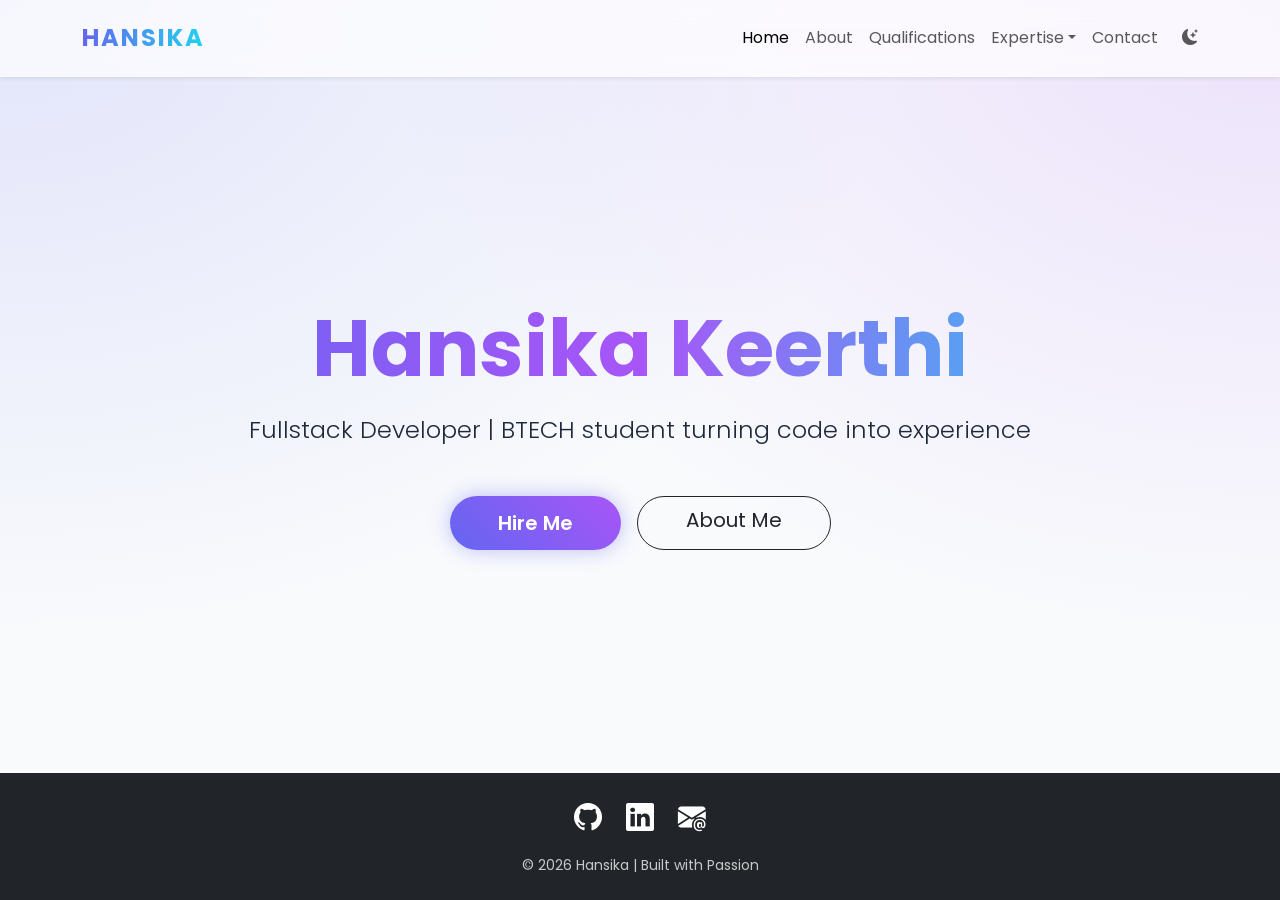
<file: index.html>
<!DOCTYPE html>
<html lang="en" data-bs-theme="light">
<head>
    <meta charset="UTF-8">
    <meta name="viewport" content="width=device-width, initial-scale=1.0">
    <title>Hansika | Home</title>
    <link href="https://cdn.jsdelivr.net/npm/bootstrap@5.3.0/dist/css/bootstrap.min.css" rel="stylesheet">
    <link href="https://fonts.googleapis.com/css2?family=Poppins:wght@300;400;600&display=swap" rel="stylesheet">
    <link rel="stylesheet" href="https://cdn.jsdelivr.net/npm/bootstrap-icons@1.11.1/font/bootstrap-icons.css">
    <link href="https://unpkg.com/aos@2.3.1/dist/aos.css" rel="stylesheet">
    <link rel="stylesheet" href="css/style.css">
</head>
<body class="d-flex flex-column min-vh-100">

    <nav class="navbar navbar-expand-lg sticky-top shadow-sm glass-nav">
        <div class="container">
            <a class="navbar-brand fw-bold text-primary" href="index.html">HANSIKA</a>
            <button class="navbar-toggler" type="button" data-bs-toggle="collapse" data-bs-target="#navbarNav">
                <span class="navbar-toggler-icon"></span>
            </button>
            <div class="collapse navbar-collapse" id="navbarNav">
                <ul class="navbar-nav ms-auto align-items-center">
                    <li class="nav-item"><a class="nav-link active" href="index.html">Home</a></li>
                    <li class="nav-item"><a class="nav-link" href="about.html">About</a></li>
                    <li class="nav-item"><a class="nav-link" href="qualifications.html">Qualifications</a></li>
                    <li class="nav-item dropdown">
                        <a class="nav-link dropdown-toggle" href="#" data-bs-toggle="dropdown">Expertise</a>
                        <ul class="dropdown-menu border-0 shadow">
                            <li><a class="dropdown-item" href="skills.html">Skills</a></li>
                            <li><a class="dropdown-item" href="certifications.html">Certifications</a></li>
                        </ul>
                    </li>
                    <li class="nav-item"><a class="nav-link" href="contact.html">Contact</a></li>
                    <li class="nav-item ms-lg-3">
                        <button class="btn btn-link nav-link px-0" id="themeToggle"><i class="bi bi-moon-stars-fill" id="themeIcon"></i></button>
                    </li>
                </ul>
            </div>
        </div>
    </nav>

    <section class="hero-section d-flex align-items-center text-center flex-grow-1">
        <div class="container" data-aos="zoom-in">
            <h1 class="display-1 fw-bold text-gradient mb-3">Hansika Keerthi</h1>
            <p class="lead mb-5 fs-4">Fullstack Developer | BTECH student turning code into experience</p>
            <div class="d-flex justify-content-center gap-3">
                <a href="contact.html" class="btn btn-primary btn-lg rounded-pill px-5">Hire Me</a>
                <a href="about.html" class="btn btn-outline-dark btn-lg rounded-pill px-5">About Me</a>
            </div>
        </div>
    </section>

    <footer class="py-4 bg-dark text-white text-center mt-auto">
        <div class="d-flex justify-content-center gap-4 fs-3 mb-3">
            <a href="https://github.com/hansikaaa-07" class="text-white hover-blue"><i class="bi bi-github"></i></a>
            <a href="https://www.linkedin.com/in/hansika-keerthi/" class="text-white hover-blue"><i class="bi bi-linkedin"></i></a>
            <!-- EMAIL ICON -->
<a href="mailto:milly.hansika@gmail.com" class="text-white hover-blue">
    <i class="bi bi-envelope-at-fill"></i>
</a>
        </div>
        <p class="small opacity-75 mb-0">&copy; 2026 Hansika | Built with Passion</p>
    </footer>

    <script src="https://cdn.jsdelivr.net/npm/bootstrap@5.3.0/dist/js/bootstrap.bundle.min.js"></script>
    <script src="https://unpkg.com/aos@2.3.1/dist/aos.js"></script>
    <script src="js/main.js"></script>
</body>
</html>
</file>
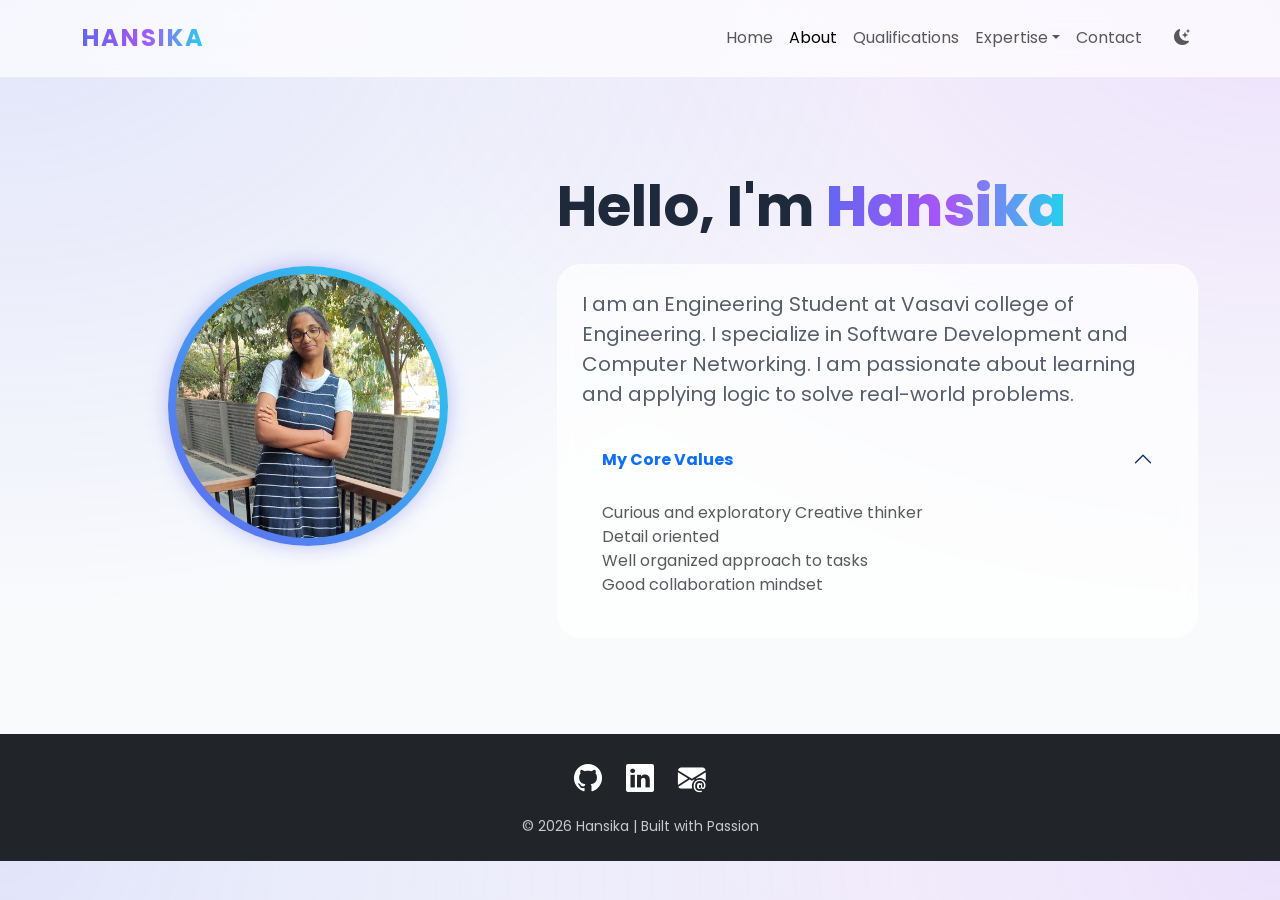
<file: about.html>
<!-- <!DOCTYPE html>
<html lang="en" data-bs-theme="light">
<head>
    <meta charset="UTF-8">
    <meta name="viewport" content="width=device-width, initial-scale=1.0">
    <title>About | Hansika</title>
    <link href="https://cdn.jsdelivr.net/npm/bootstrap@5.3.0/dist/css/bootstrap.min.css" rel="stylesheet">
    <link href="https://fonts.googleapis.com/css2?family=Poppins:wght@300;400;600&display=swap" rel="stylesheet">
    <link rel="stylesheet" href="https://cdn.jsdelivr.net/npm/bootstrap-icons@1.11.1/font/bootstrap-icons.css">
    <link href="https://unpkg.com/aos@2.3.1/dist/aos.css" rel="stylesheet">
    <link rel="stylesheet" href="css/style.css">
</head>
<body class="d-flex flex-column min-vh-100">

    <!-- Navbar (Same as index) -->
    <!-- <nav class="navbar navbar-expand-lg sticky-top shadow-sm glass-nav">
        <div class="container">
            <a class="navbar-brand fw-bold text-primary" href="index.html">HANSIKA</a>
            <div class="collapse navbar-collapse" id="navbarNav">
                <ul class="navbar-nav ms-auto align-items-center">
                    <li class="nav-item"><a class="nav-link" href="index.html">Home</a></li>
                    <li class="nav-item"><a class="nav-link active" href="about.html">About</a></li>
                    <li class="nav-item"><a class="nav-link" href="qualifications.html">Qualifications</a></li>
                    <li class="nav-item dropdown">
                        <a class="nav-link dropdown-toggle" href="#" data-bs-toggle="dropdown">Expertise</a>
                        <ul class="dropdown-menu">
                            <li><a class="dropdown-item" href="skills.html">Skills</a></li>
                            <li><a class="dropdown-item" href="certifications.html">Certifications</a></li>
                        </ul>
                    </li>
                    <li class="nav-item"><a class="nav-link" href="contact.html">Contact</a></li>
                </ul>
            </div>
        </div>
    </nav>

    <div class="container my-5 py-5">
        <div class="row align-items-center">
            <div class="col-lg-5" data-aos="fade-right">
                <img src="assets/prof.jpeg" class="img-fluid rounded-4 shadow-lg" alt="Hansika">
            </div>
            <div class="col-lg-7 mt-4 mt-lg-0" data-aos="fade-left">
                <h2 class="display-4 fw-bold mb-4">Hello, I'm <span class="text-primary">Hansika</span></h2>
                <p class="fs-5 opacity-75">I am currently pursuing my B.Tech at Vasavi College of Engineering. My primary focus is on Coding and web development. I enjoy taking on new challenges and continuously learning about the latest technologies in software development and networking.</p>
                <div class="accordion mt-4" id="visionAcc">
                    <div class="accordion-item glass-card border-0 mb-2">
                        <h2 class="accordion-header"><button class="accordion-button rounded-3" data-bs-toggle="collapse" data-bs-target="#v1">Professional Vision</button></h2>
                        <div id="v1" class="accordion-collapse collapse show"><div class="accordion-body">To innovate in the tech space by building scalable software solutions.</div></div>
                    </div>
                </div>
            </div>
        </div>
    </div>

    Footer & Scripts
    <script src="https://cdn.jsdelivr.net/npm/bootstrap@5.3.0/dist/js/bootstrap.bundle.min.js"></script>
    <script src="https://unpkg.com/aos@2.3.1/dist/aos.js"></script>
    <script src="js/main.js"></script>
</body>
</html> 
--> 
<!DOCTYPE html>
<html lang="en" data-bs-theme="light">
<head>
    <meta charset="UTF-8">
    <meta name="viewport" content="width=device-width, initial-scale=1.0">
    <title>About | Hansika</title>
    <link href="https://cdn.jsdelivr.net/npm/bootstrap@5.3.0/dist/css/bootstrap.min.css" rel="stylesheet">
    <link rel="stylesheet" href="https://cdn.jsdelivr.net/npm/bootstrap-icons@1.11.1/font/bootstrap-icons.css">
    <link href="https://unpkg.com/aos@2.3.1/dist/aos.css" rel="stylesheet">
    <link rel="stylesheet" href="css/style.css">
</head>
<body>

    <nav class="navbar navbar-expand-lg sticky-top glass-nav">
        <div class="container">
            <a class="navbar-brand fw-bold text-gradient" href="index.html">HANSIKA</a>
            <button class="navbar-toggler" type="button" data-bs-toggle="collapse" data-bs-target="#navbarNav"><span class="navbar-toggler-icon"></span></button>
            <div class="collapse navbar-collapse" id="navbarNav">
                <ul class="navbar-nav ms-auto align-items-center">
                    <li class="nav-item"><a class="nav-link" href="index.html">Home</a></li>
                    <li class="nav-item"><a class="nav-link active" href="about.html">About</a></li>
                    <li class="nav-item"><a class="nav-link" href="qualifications.html">Qualifications</a></li>
                    <li class="nav-item dropdown">
                        <a class="nav-link dropdown-toggle" href="#" data-bs-toggle="dropdown">Expertise</a>
                        <ul class="dropdown-menu">
                            <li><a class="dropdown-item" href="skills.html">Skills</a></li>
                            <li><a class="dropdown-item" href="certifications.html">Certifications</a></li>
                        </ul>
                    </li>
                    <li class="nav-item"><a class="nav-link" href="contact.html">Contact</a></li>
                    <!-- THE TOGGLE BUTTON - MUST BE IN EVERY FILE -->
<li class="nav-item ms-lg-3">
    <button class="btn btn-link nav-link shadow-none" id="themeToggle" type="button">
        <i class="bi bi-moon-stars-fill" id="themeIcon"></i>
    </button>
</li>
                </ul>
            </div>
        </div>
    </nav>

    <div class="container my-5 py-5">
        <div class="row align-items-center">
            <div class="col-lg-5 text-center mb-5 mb-lg-0" data-aos="fade-right">
                <!-- CIRCULAR IMAGE -->
                <img src="assets/prof.jpeg" class="profile-img-circle" alt="Hansika">
            </div>
            <div class="col-lg-7" data-aos="fade-left">
                <h2 class="display-4 fw-bold mb-4">Hello, I'm <span class="text-gradient">Hansika</span></h2>
                <div class="glass-card p-4">
                    <p class="fs-5 opacity-75">I am an Engineering Student at Vasavi college of Engineering. I specialize in Software Development and Computer Networking. I am passionate about learning and applying logic to solve real-world problems.</p>
                    <div class="accordion mt-4 border-0 shadow-none" id="accAbout">
                        <div class="accordion-item bg-transparent border-0">
                            <h2 class="accordion-header"><button class="accordion-button rounded-3 text-primary bg-transparent fw-bold shadow-none" data-bs-toggle="collapse" data-bs-target="#c1">My Core Values</button></h2>
                            <div id="c1" class="accordion-collapse collapse show"><div class="accordion-body opacity-75">Curious and exploratory
Creative thinker<br>
Detail oriented<br>
Well organized approach to tasks<br>
Good collaboration mindset</div></div>
                        </div>
                    </div>
                </div>
            </div>
        </div>
    </div>

    <footer class="py-4 bg-dark text-white text-center mt-auto">
        <div class="d-flex justify-content-center gap-4 fs-3 mb-3">
            <a href="https://github.com/hansikaaa-07" class="text-white hover-blue"><i class="bi bi-github"></i></a>
            <a href="https://www.linkedin.com/in/hansika-keerthi/" class="text-white hover-blue"><i class="bi bi-linkedin"></i></a>
            <!-- EMAIL ICON -->
<a href="mailto:milly.hansika@gmail.com" class="text-white hover-blue">
    <i class="bi bi-envelope-at-fill"></i>
</a>
        </div>
        <p class="small opacity-75 mb-0">&copy; 2026 Hansika | Built with Passion</p>
    </footer>

    <script src="https://cdn.jsdelivr.net/npm/bootstrap@5.3.0/dist/js/bootstrap.bundle.min.js"></script>
    <script src="https://unpkg.com/aos@2.3.1/dist/aos.js"></script>
    <script src="js/main.js"></script>
</body>
</html>
</file>
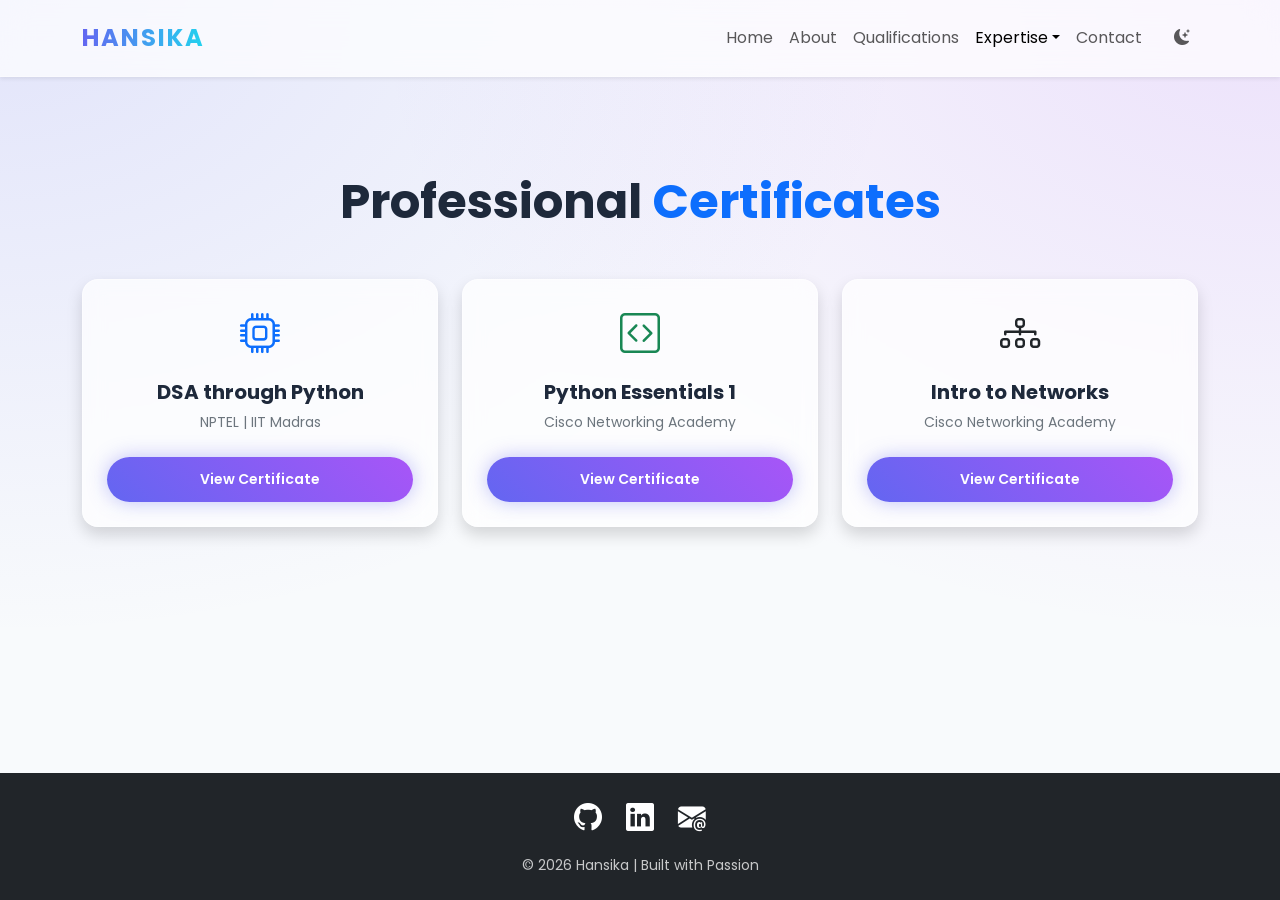
<file: certifications.html>
<!DOCTYPE html>
<html lang="en" data-bs-theme="light">
<head>
    <meta charset="UTF-8">
    <meta name="viewport" content="width=device-width, initial-scale=1.0">
    <title>Certifications | Hansika</title>
    <link href="https://cdn.jsdelivr.net/npm/bootstrap@5.3.0/dist/css/bootstrap.min.css" rel="stylesheet">
    <link href="https://fonts.googleapis.com/css2?family=Poppins:wght@300;400;600&display=swap" rel="stylesheet">
    <link rel="stylesheet" href="https://cdn.jsdelivr.net/npm/bootstrap-icons@1.11.1/font/bootstrap-icons.css">
    <link href="https://unpkg.com/aos@2.3.1/dist/aos.css" rel="stylesheet">
    <link rel="stylesheet" href="css/style.css">
</head>
<body class="d-flex flex-column min-vh-100">

    <!-- Navbar (Same as index) -->
    <nav class="navbar navbar-expand-lg sticky-top shadow-sm glass-nav">
        <div class="container">
            <a class="navbar-brand fw-bold text-primary" href="index.html">HANSIKA</a>
            <div class="collapse navbar-collapse" id="navbarNav">
                <ul class="navbar-nav ms-auto align-items-center">
                    <li class="nav-item"><a class="nav-link" href="index.html">Home</a></li>
                    <li class="nav-item"><a class="nav-link" href="about.html">About</a></li>
                    <li class="nav-item"><a class="nav-link" href="qualifications.html">Qualifications</a></li>
                    <li class="nav-item dropdown">
                        <a class="nav-link dropdown-toggle active" href="#" data-bs-toggle="dropdown">Expertise</a>
                        <ul class="dropdown-menu">
                            <li><a class="dropdown-item" href="skills.html">Skills</a></li>
                            <li><a class="dropdown-item fw-bold" href="certifications.html">Certifications</a></li>
                        </ul>
                    </li>
                    <li class="nav-item"><a class="nav-link" href="contact.html">Contact</a></li>
                    <!-- THE TOGGLE BUTTON - MUST BE IN EVERY FILE -->
<li class="nav-item ms-lg-3">
    <button class="btn btn-link nav-link shadow-none" id="themeToggle" type="button">
        <i class="bi bi-moon-stars-fill" id="themeIcon"></i>
    </button>
</li>
                </ul>
            </div>
        </div>
    </nav>

    <div class="container my-5 py-5">
        <h2 class="text-center fw-bold mb-5 display-5" data-aos="fade-down">Professional <span class="text-primary">Certificates</span></h2>
        <div class="row g-4 text-center">
            <!-- Cert 1 -->
            <div class="col-md-4" data-aos="fade-up" data-aos-delay="100">
                <div class="glass-card p-4 rounded-4 shadow h-100 d-flex flex-column">
                    <i class="bi bi-cpu fs-1 text-primary mb-3"></i>
                    <h5 class="fw-bold">DSA through Python</h5>
                    <p class="text-secondary small mb-4">NPTEL | IIT Madras</p>
                    <button class="btn btn-primary btn-sm rounded-pill mt-auto w-100" data-bs-toggle="modal" data-bs-target="#c1">View Certificate</button>
                </div>
            </div>
            <!-- Cert 2 -->
            <div class="col-md-4" data-aos="fade-up" data-aos-delay="200">
                <div class="glass-card p-4 rounded-4 shadow h-100 d-flex flex-column">
                    <i class="bi bi-code-square fs-1 text-success mb-3"></i>
                    <h5 class="fw-bold">Python Essentials 1</h5>
                    <p class="text-secondary small mb-4">Cisco Networking Academy</p>
                    <button class="btn btn-primary btn-sm rounded-pill mt-auto w-100" data-bs-toggle="modal" data-bs-target="#c2">View Certificate</button>
                </div>
            </div>
            <!-- Cert 3 -->
            <div class="col-md-4" data-aos="fade-up" data-aos-delay="300">
                <div class="glass-card p-4 rounded-4 shadow h-100 d-flex flex-column">
                    <i class="bi bi-diagram-3 fs-1 text-dark mb-3"></i>
                    <h5 class="fw-bold">Intro to Networks</h5>
                    <p class="text-secondary small mb-4">Cisco Networking Academy</p>
                    <button class="btn btn-primary btn-sm rounded-pill mt-auto w-100" data-bs-toggle="modal" data-bs-target="#c3">View Certificate</button>
                </div>
            </div>
        </div>
    </div>

    <!-- Hidden Modals (Add your images in assets/) -->
    <div class="modal fade" id="c1" tabindex="-1"><div class="modal-dialog modal-lg"><div class="modal-content border-0"><img src="assets/nptel.jpeg" class="img-fluid rounded" onerror="this.src='https://via.placeholder.com/800x600?text=NPTEL+Certificate+Image'"></div></div></div>
    <div class="modal fade" id="c2" tabindex="-1"><div class="modal-dialog modal-lg"><div class="modal-content border-0"><img src="assets/python.jpeg" class="img-fluid rounded" onerror="this.src='https://via.placeholder.com/800x600?text=Cisco+Python+Certificate+Image'"></div></div></div>
    <div class="modal fade" id="c3" tabindex="-1"><div class="modal-dialog modal-lg"><div class="modal-content border-0"><img src="assets/ccna.jpeg" class="img-fluid rounded" onerror="this.src='https://via.placeholder.com/800x600?text=Cisco+Intro+to+Networks+Image'"></div></div></div>

    <footer class="py-4 bg-dark text-white text-center mt-auto">
        <div class="d-flex justify-content-center gap-4 fs-3 mb-3">
            <a href="https://github.com/hansikaaa-07" class="text-white hover-blue"><i class="bi bi-github"></i></a>
            <a href="https://www.linkedin.com/in/hansika-keerthi/" class="text-white hover-blue"><i class="bi bi-linkedin"></i></a>
            <!-- EMAIL ICON -->
<a href="mailto:milly.hansika@gmail.com" class="text-white hover-blue">
    <i class="bi bi-envelope-at-fill"></i>
</a>
        </div>
        <p class="small opacity-75 mb-0">&copy; 2026 Hansika | Built with Passion</p>
    </footer>

    <script src="https://cdn.jsdelivr.net/npm/bootstrap@5.3.0/dist/js/bootstrap.bundle.min.js"></script>
    <script src="https://unpkg.com/aos@2.3.1/dist/aos.js"></script>
    <script src="js/main.js"></script>
</body>
</html>
</file>
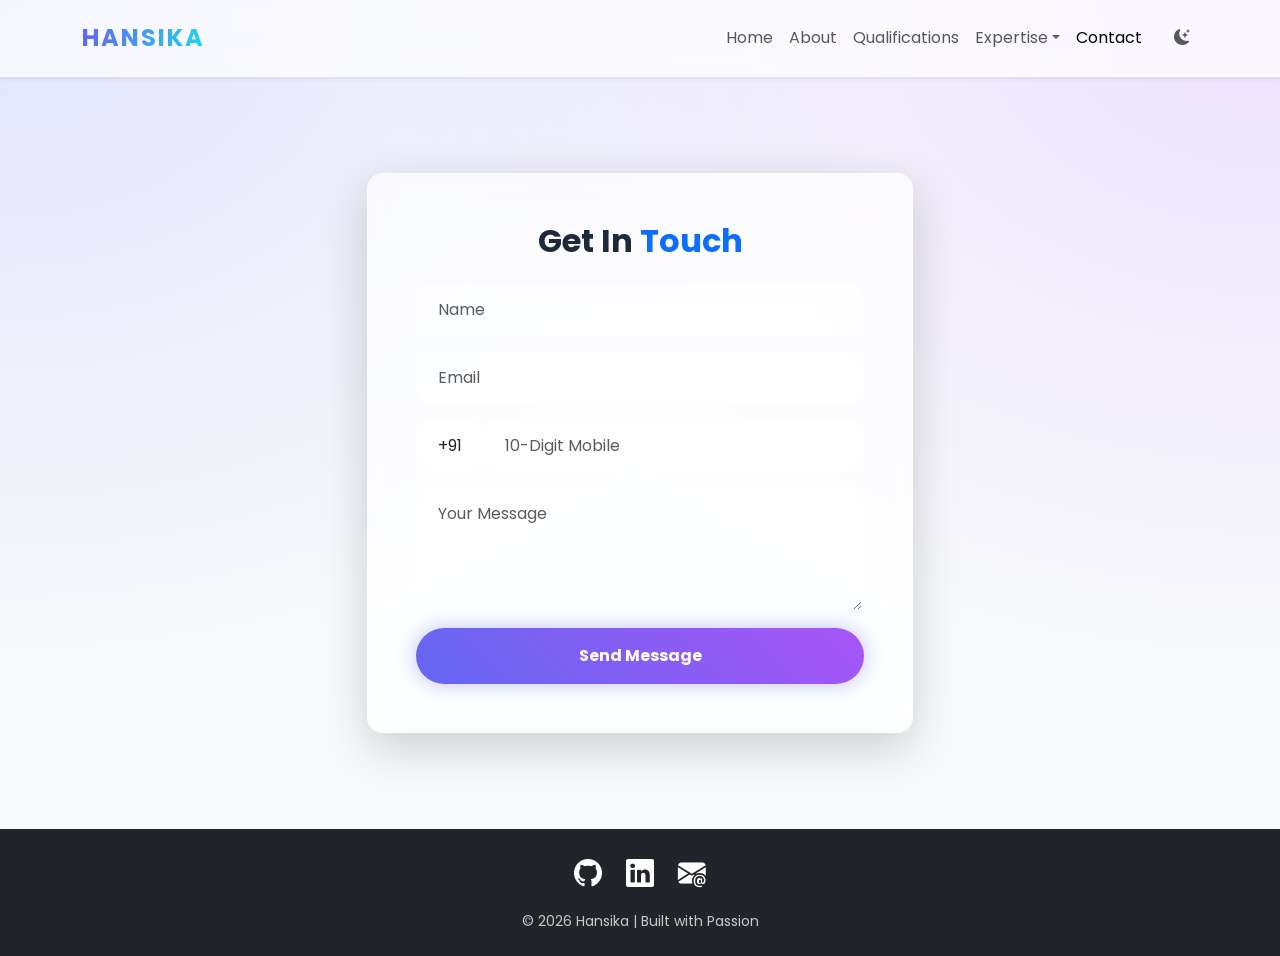
<file: contact.html>
<!DOCTYPE html>
<html lang="en" data-bs-theme="light">
<head>
    <meta charset="UTF-8">
    <meta name="viewport" content="width=device-width, initial-scale=1.0">
    <title>Contact | Hansika</title>
    <link href="https://cdn.jsdelivr.net/npm/bootstrap@5.3.0/dist/css/bootstrap.min.css" rel="stylesheet">
    <link href="https://fonts.googleapis.com/css2?family=Poppins:wght@300;400;600&display=swap" rel="stylesheet">
    <link rel="stylesheet" href="https://cdn.jsdelivr.net/npm/bootstrap-icons@1.11.1/font/bootstrap-icons.css">
    <link href="https://unpkg.com/aos@2.3.1/dist/aos.css" rel="stylesheet">
    <link rel="stylesheet" href="css/style.css">
</head>
<body class="d-flex flex-column min-vh-100">

    <nav class="navbar navbar-expand-lg sticky-top shadow-sm glass-nav">
        <div class="container">
            <a class="navbar-brand fw-bold text-primary" href="index.html">HANSIKA</a>
            <div class="collapse navbar-collapse" id="navbarNav">
                <ul class="navbar-nav ms-auto align-items-center">
                    <li class="nav-item"><a class="nav-link" href="index.html">Home</a></li>
                    <li class="nav-item"><a class="nav-link" href="about.html">About</a></li>
                    <li class="nav-item"><a class="nav-link" href="qualifications.html">Qualifications</a></li>
                    <li class="nav-item dropdown">
                        <a class="nav-link dropdown-toggle" href="#" data-bs-toggle="dropdown">Expertise</a>
                        <ul class="dropdown-menu">
                            <li><a class="dropdown-item" href="skills.html">Skills</a></li>
                            <li><a class="dropdown-item" href="certifications.html">Certifications</a></li>
                        </ul>
                    </li>
                    <li class="nav-item"><a class="nav-link active" href="contact.html">Contact</a></li>
                    <!-- THE TOGGLE BUTTON - MUST BE IN EVERY FILE -->
<li class="nav-item ms-lg-3">
    <button class="btn btn-link nav-link shadow-none" id="themeToggle" type="button">
        <i class="bi bi-moon-stars-fill" id="themeIcon"></i>
    </button>
</li>
                </ul>
            </div>
        </div>
    </nav>

    <div class="container my-5 py-5">
        <div class="row justify-content-center">
            <div class="col-md-6" data-aos="flip-right">
                <div class="glass-card p-5 rounded-4 shadow-lg">
                    <h2 class="text-center fw-bold mb-4">Get In <span class="text-primary">Touch</span></h2>
                    <!-- FORMSPREE: Put your ID here -->
                    <form id="contactForm" action="https://formspree.io/f/mpqokdyo" method="POST">
                        <div class="mb-3"><input type="text" name="name" class="form-control glass-input" placeholder="Name" required></div>
                        <div class="mb-3"><input type="email" name="email" class="form-control glass-input" placeholder="Email" required></div>
                        <div class="mb-3">
                            <div class="input-group">
                                <span class="input-group-text glass-input border-end-0">+91</span>
                                <input type="text" id="phone" name="phone" class="form-control glass-input border-start-0" placeholder="10-Digit Mobile" required>
                            </div>
                            <small id="phoneErr" class="text-danger"></small>
                        </div>
                        <div class="mb-3"><textarea name="message" class="form-control glass-input" rows="4" placeholder="Your Message" required></textarea></div>
                        <button type="submit" class="btn btn-primary w-100 py-3 rounded-pill fw-bold">Send Message</button>
                    </form>
                </div>
            </div>
        </div>
    </div>

    <footer class="py-4 bg-dark text-white text-center mt-auto">
        <div class="d-flex justify-content-center gap-4 fs-3 mb-3">
            <a href="https://github.com/hansikaaa-07" class="text-white hover-blue"><i class="bi bi-github"></i></a>
            <a href="https://www.linkedin.com/in/hansika-keerthi/" class="text-white hover-blue"><i class="bi bi-linkedin"></i></a>
            <!-- EMAIL ICON -->
<a href="mailto:milly.hansika@gmail.com" class="text-white hover-blue">
    <i class="bi bi-envelope-at-fill"></i>
</a>
        </div>
        <p class="small opacity-75 mb-0">&copy; 2026 Hansika | Built with Passion</p>
    </footer>

    <script src="https://cdn.jsdelivr.net/npm/bootstrap@5.3.0/dist/js/bootstrap.bundle.min.js"></script>
    <script src="https://unpkg.com/aos@2.3.1/dist/aos.js"></script>
    <script src="js/main.js"></script>
    <script src="js/validation.js"></script>
</body>
</html>
</file>
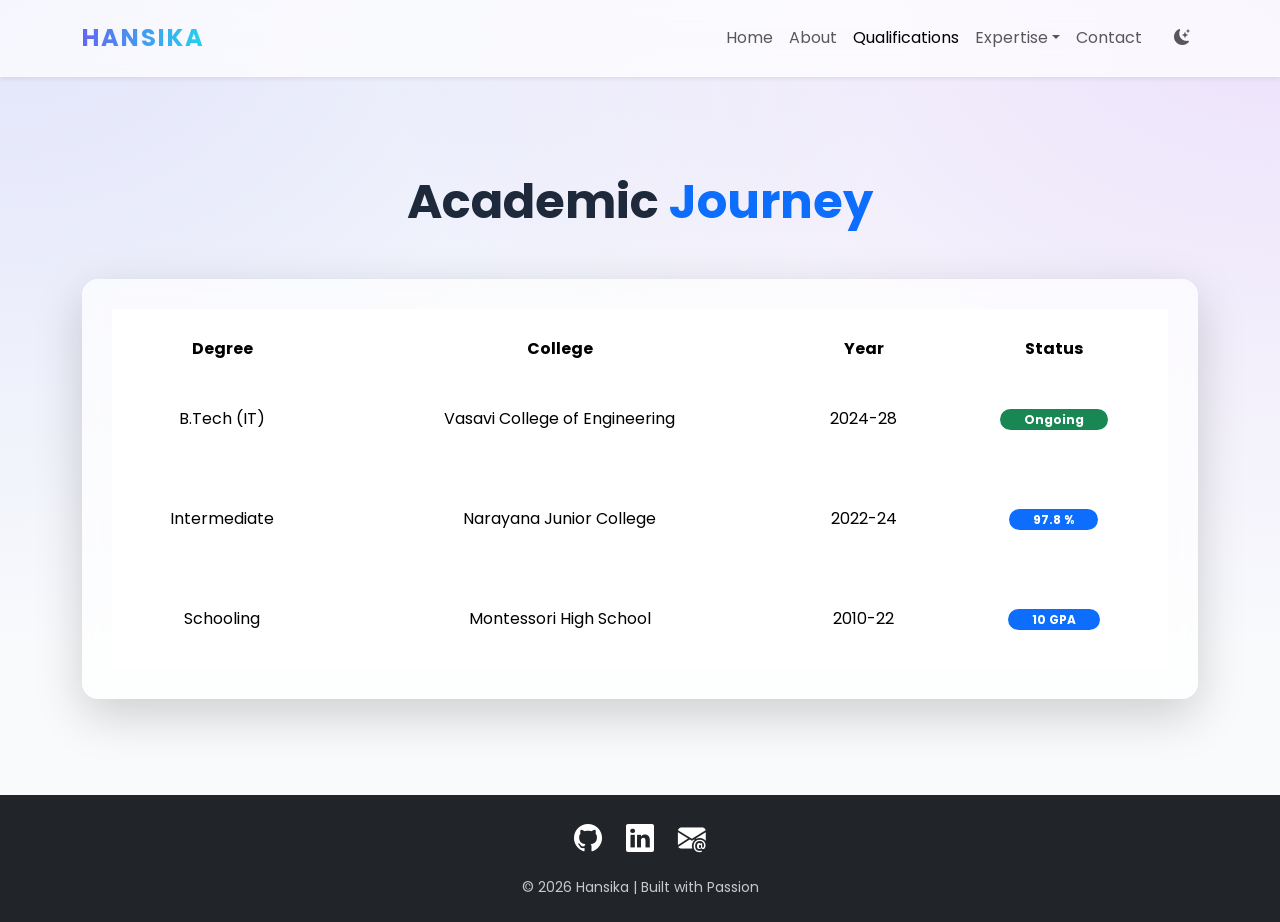
<file: qualifications.html>
<!DOCTYPE html>
<html lang="en" data-bs-theme="light">
<head>
    <meta charset="UTF-8">
    <title>Qualifications | Hansika</title>
    <link href="https://cdn.jsdelivr.net/npm/bootstrap@5.3.0/dist/css/bootstrap.min.css" rel="stylesheet">
    <link href="https://fonts.googleapis.com/css2?family=Poppins:wght@300;400;600&display=swap" rel="stylesheet">
    <link rel="stylesheet" href="css/style.css">
    <!-- ADD THIS LINE IN THE <HEAD> -->
        <link href="https://unpkg.com/aos@2.3.1/dist/aos.css" rel="stylesheet">
<link rel="stylesheet" href="https://cdn.jsdelivr.net/npm/bootstrap-icons@1.11.3/font/bootstrap-icons.min.css">
</head>
<body>
    <!-- (Include Navbar here) -->
     <nav class="navbar navbar-expand-lg sticky-top shadow-sm glass-nav">
        <div class="container">
            <a class="navbar-brand fw-bold text-primary" href="index.html">HANSIKA</a>
            <div class="collapse navbar-collapse" id="navbarNav">
                <ul class="navbar-nav ms-auto align-items-center">
                    <li class="nav-item"><a class="nav-link" href="index.html">Home</a></li>
                    <li class="nav-item"><a class="nav-link " href="about.html">About</a></li>
                    <li class="nav-item"><a class="nav-link active" href="qualifications.html">Qualifications</a></li>
                    <li class="nav-item dropdown">
                        <a class="nav-link dropdown-toggle" href="#" data-bs-toggle="dropdown">Expertise</a>
                        <ul class="dropdown-menu">
                            <li><a class="dropdown-item" href="skills.html">Skills</a></li>
                            <li><a class="dropdown-item" href="certifications.html">Certifications</a></li>
                        </ul>
                    </li>
                    <li class="nav-item"><a class="nav-link" href="contact.html">Contact</a></li>
                    <!-- THE TOGGLE BUTTON - MUST BE IN EVERY FILE -->
<li class="nav-item ms-lg-3">
    <button class="btn btn-link nav-link shadow-none" id="themeToggle" type="button">
        <i class="bi bi-moon-stars-fill" id="themeIcon"></i>
    </button>
</li>
                </ul>
            </div>
        </div>
    </nav>
    <div class="container my-5 py-5 text-center">
        <h2 class="display-5 fw-bold mb-5">Academic <span class="text-primary">Journey</span></h2>
        <div class="glass-card shadow-lg rounded-4 overflow-hidden border-0">
            <table class="table table-borderless table-hover mb-0 align-middle">
                <thead class="bg-primary text-white" style="height: 60px;">
                    <tr><th>Degree</th><th>College</th><th>Year</th><th>Status</th></tr>
                </thead>
                <tbody style="height: 300px;">
                    <tr><td>B.Tech (IT)</td><td>Vasavi College of Engineering</td><td>2024-28</td><td><span class="badge bg-success px-4 rounded-pill">Ongoing</span></td></tr>
                    <tr><td>Intermediate</td><td>Narayana Junior College</td><td>2022-24</td><td><span class="badge bg-primary px-4 rounded-pill">97.8 %</span></td></tr>
                    <tr><td>Schooling</td><td>Montessori High School</td><td>2010-22</td><td><span class="badge bg-primary px-4 rounded-pill">10 GPA</span></td></tr>
                </tbody>
            </table>
        </div>
    </div>

    <footer class="py-4 bg-dark text-white text-center mt-auto">
        <div class="d-flex justify-content-center gap-4 fs-3 mb-3">
            <a href="https://github.com/hansikaaa-07" class="text-white hover-blue"><i class="bi bi-github"></i></a>
            <a href="https://www.linkedin.com/in/hansika-keerthi/" class="text-white hover-blue"><i class="bi bi-linkedin"></i></a>
            <!-- EMAIL ICON -->
<a href="mailto:milly.hansika@gmail.com" class="text-white hover-blue">
    <i class="bi bi-envelope-at-fill"></i>
</a>
        </div>
        <p class="small opacity-75 mb-0">&copy; 2026 Hansika | Built with Passion</p>
    </footer>

    <script src="https://cdn.jsdelivr.net/npm/bootstrap@5.3.0/dist/js/bootstrap.bundle.min.js"></script>
    <script src="https://unpkg.com/aos@2.3.1/dist/aos.js"></script>
    <script src="js/main.js"></script>
</body>
</html>
</file>
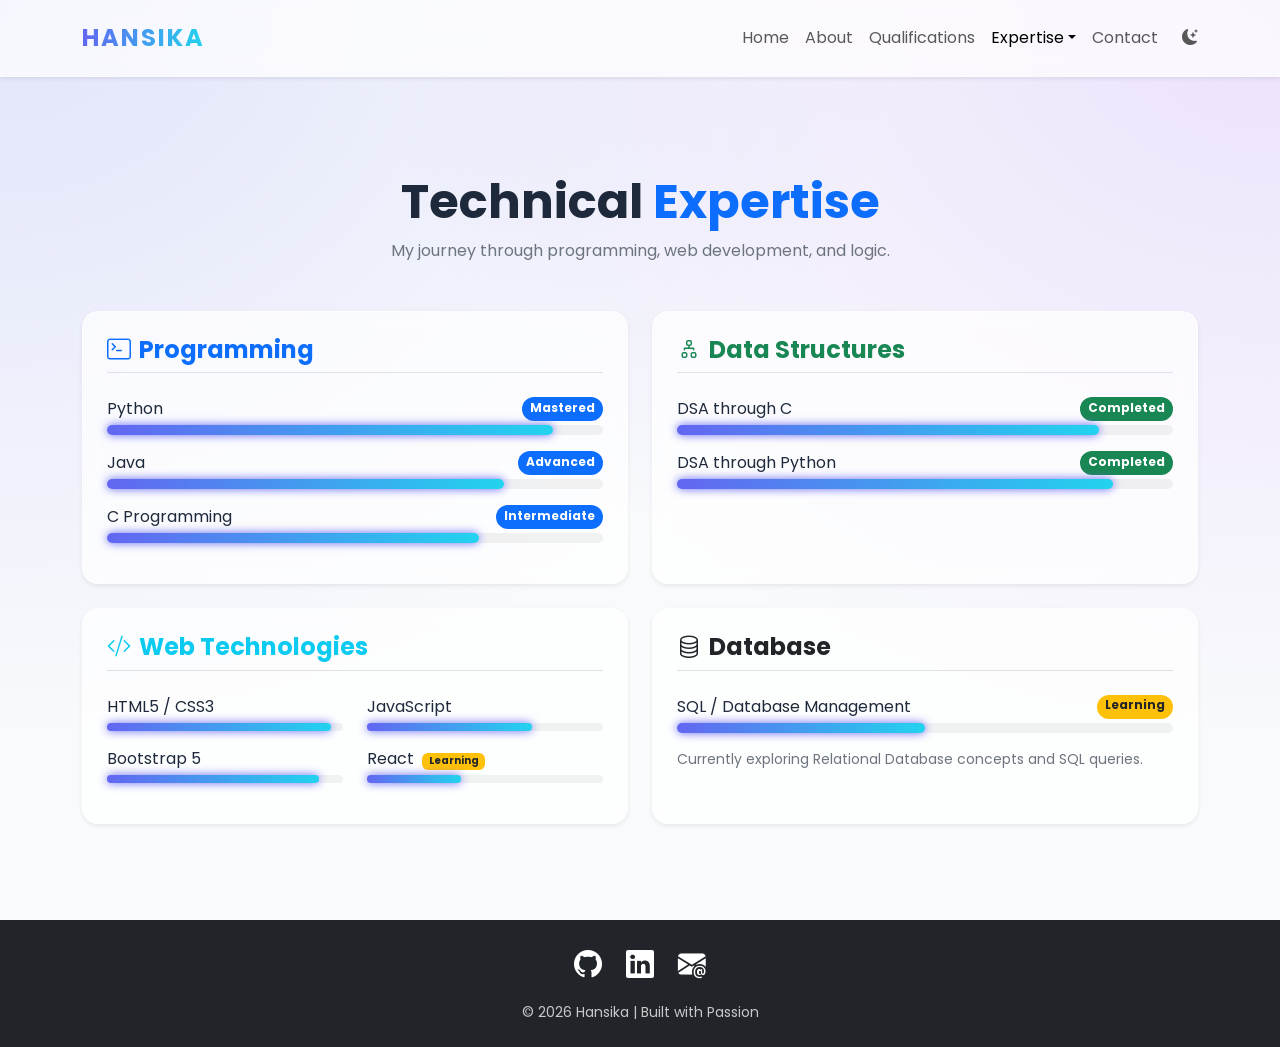
<file: skills.html>
<!DOCTYPE html>
<html lang="en" data-bs-theme="light">
<head>
    <meta charset="UTF-8">
    <meta name="viewport" content="width=device-width, initial-scale=1.0">
    <title>Skills | Hansika Portfolio</title>
    <!-- CSS Links -->
    <link href="https://cdn.jsdelivr.net/npm/bootstrap@5.3.0/dist/css/bootstrap.min.css" rel="stylesheet">
    <link href="https://fonts.googleapis.com/css2?family=Poppins:wght@300;400;600&display=swap" rel="stylesheet">
    <link rel="stylesheet" href="https://cdn.jsdelivr.net/npm/bootstrap-icons@1.11.1/font/bootstrap-icons.css">
    <link href="https://unpkg.com/aos@2.3.1/dist/aos.css" rel="stylesheet">
    <link rel="stylesheet" href="css/style.css">
</head>
<body class="d-flex flex-column min-vh-100">

    <!-- 1. NAVIGATION -->
    <nav class="navbar navbar-expand-lg sticky-top shadow-sm glass-nav">
        <div class="container">
            <a class="navbar-brand fw-bold text-primary" href="index.html">HANSIKA</a>
            <button class="navbar-toggler" type="button" data-bs-toggle="collapse" data-bs-target="#navbarNav">
                <span class="navbar-toggler-icon"></span>
            </button>
            <div class="collapse navbar-collapse" id="navbarNav">
                <ul class="navbar-nav ms-auto align-items-center">
                    <li class="nav-item"><a class="nav-link" href="index.html">Home</a></li>
                    <li class="nav-item"><a class="nav-link" href="about.html">About</a></li>
                    <li class="nav-item"><a class="nav-link" href="qualifications.html">Qualifications</a></li>
                    <li class="nav-item dropdown">
                        <a class="nav-link dropdown-toggle active" href="#" data-bs-toggle="dropdown">Expertise</a>
                        <ul class="dropdown-menu border-0 shadow">
                            <li><a class="dropdown-item fw-bold text-primary" href="skills.html">Skills</a></li>
                            <li><a class="dropdown-item" href="certifications.html">Certifications</a></li>
                        </ul>
                    </li>
                    <li class="nav-item"><a class="nav-link" href="contact.html">Contact</a></li>
                    <li class="nav-item ms-lg-3">
                        <button class="btn btn-link nav-link px-0" id="themeToggle"><i class="bi bi-moon-stars-fill" id="themeIcon"></i></button>
                    </li>
                </ul>
            </div>
        </div>
    </nav>

    <!-- 2. SKILLS CONTENT -->
    <div class="container my-5 py-5">
        <div class="text-center mb-5" data-aos="fade-down">
            <h2 class="display-5 fw-bold">Technical <span class="text-primary">Expertise</span></h2>
            <p class="text-secondary">My journey through programming, web development, and logic.</p>
        </div>

        <div class="row g-4">
            
            <!-- Programming Languages -->
            <div class="col-md-6" data-aos="fade-right">
                <div class="glass-card p-4 rounded-4 shadow-sm h-100">
                    <h4 class="mb-4 fw-bold text-primary border-bottom pb-2"><i class="bi bi-terminal me-2"></i>Programming</h4>
                    
                    <div class="mb-3">
                        <div class="d-flex justify-content-between mb-1"><span>Python</span><span class="badge bg-primary rounded-pill">Mastered</span></div>
                        <div class="progress"><div class="progress-bar" style="width: 90%"></div></div>
                    </div>

                    <div class="mb-3">
                        <div class="d-flex justify-content-between mb-1"><span>Java</span><span class="badge bg-primary rounded-pill">Advanced</span></div>
                        <div class="progress"><div class="progress-bar" style="width: 80%"></div></div>
                    </div>

                    <div class="mb-3">
                        <div class="d-flex justify-content-between mb-1"><span>C Programming</span><span class="badge bg-primary rounded-pill">Intermediate</span></div>
                        <div class="progress"><div class="progress-bar" style="width: 75%"></div></div>
                    </div>
                </div>
            </div>

            <!-- Data Structures (Logic) -->
            <div class="col-md-6" data-aos="fade-left">
                <div class="glass-card p-4 rounded-4 shadow-sm h-100">
                    <h4 class="mb-4 fw-bold text-success border-bottom pb-2"><i class="bi bi-diagram-2 me-2"></i>Data Structures</h4>
                    
                    <div class="mb-3">
                        <div class="d-flex justify-content-between mb-1"><span>DSA through C</span><span class="badge bg-success rounded-pill">Completed</span></div>
                        <div class="progress"><div class="progress-bar bg-success" style="width: 85%"></div></div>
                    </div>

                    <div class="mb-3">
                        <div class="d-flex justify-content-between mb-1"><span>DSA through Python</span><span class="badge bg-success rounded-pill">Completed</span></div>
                        <div class="progress"><div class="progress-bar bg-success" style="width: 88%"></div></div>
                    </div>
                </div>
            </div>

            <!-- Web Technologies -->
            <div class="col-md-6" data-aos="fade-right">
                <div class="glass-card p-4 rounded-4 shadow-sm h-100">
                    <h4 class="mb-4 fw-bold text-info border-bottom pb-2"><i class="bi bi-code-slash me-2"></i>Web Technologies</h4>
                    <div class="row">
                        <div class="col-6 mb-3">
                            <span class="d-block mb-1">HTML5 / CSS3</span>
                            <div class="progress" style="height: 8px;"><div class="progress-bar bg-info" style="width: 95%"></div></div>
                        </div>
                        <div class="col-6 mb-3">
                            <span class="d-block mb-1">JavaScript</span>
                            <div class="progress" style="height: 8px;"><div class="progress-bar bg-info" style="width: 70%"></div></div>
                        </div>
                        <div class="col-6 mb-3">
                            <span class="d-block mb-1">Bootstrap 5</span>
                            <div class="progress" style="height: 8px;"><div class="progress-bar bg-info" style="width: 90%"></div></div>
                        </div>
                        <div class="col-6 mb-3">
                            <span class="d-block mb-1">React <span class="badge bg-warning text-dark ms-1" style="font-size: 10px;">Learning</span></span>
                            <div class="progress" style="height: 8px;"><div class="progress-bar bg-warning" style="width: 40%"></div></div>
                        </div>
                    </div>
                </div>
            </div>

            <!-- Database -->
            <div class="col-md-6" data-aos="fade-left">
                <div class="glass-card p-4 rounded-4 shadow-sm h-100">
                    <h4 class="mb-4 fw-bold text-dark border-bottom pb-2"><i class="bi bi-database me-2"></i>Database</h4>
                    <div class="mb-3">
                        <div class="d-flex justify-content-between mb-1"><span>SQL / Database Management</span><span class="badge bg-warning text-dark rounded-pill">Learning</span></div>
                        <div class="progress"><div class="progress-bar bg-warning" style="width: 50%"></div></div>
                    </div>
                    <p class="text-secondary small mt-3">Currently exploring Relational Database concepts and SQL queries.</p>
                </div>
            </div>

        </div>
    </div>

    <footer class="py-4 bg-dark text-white text-center mt-auto">
        <div class="d-flex justify-content-center gap-4 fs-3 mb-3">
            <a href="https://github.com/hansikaaa-07" class="text-white hover-blue"><i class="bi bi-github"></i></a>
            <a href="https://www.linkedin.com/in/hansika-keerthi/" class="text-white hover-blue"><i class="bi bi-linkedin"></i></a>
            <!-- EMAIL ICON -->
<a href="mailto:milly.hansika@gmail.com" class="text-white hover-blue">
    <i class="bi bi-envelope-at-fill"></i>
</a>
        </div>
        <p class="small opacity-75 mb-0">&copy; 2026 Hansika | Built with Passion</p>
    </footer>

    <!-- Scripts -->
    <script src="https://cdn.jsdelivr.net/npm/bootstrap@5.3.0/dist/js/bootstrap.bundle.min.js"></script>
    <script src="https://unpkg.com/aos@2.3.1/dist/aos.js"></script>
    <script src="js/main.js"></script>
</body>
</html>
</file>
<file: css/style.css>
/* Import Modern Font */
@import url('https://fonts.googleapis.com/css2?family=Poppins:wght@300;400;600;700&display=swap');

/* 1. THEME VARIABLES (Neon & Glass) */
:root {
    --primary-neon: #6366f1; /* Indigo */
    --secondary-neon: #a855f7; /* Purple */
    --accent-cyan: #22d3ee;
    --bg-light: #f8fafc;
    --bg-dark: #0f172a;
    --glass-white: rgba(255, 255, 255, 0.7);
    --glass-dark: rgba(15, 23, 42, 0.8);
    --glow-shadow: 0 0 20px rgba(99, 102, 241, 0.4);
}

/* 2. DYNAMIC MESH BACKGROUND */
body {
    font-family: 'Poppins', sans-serif;
    background-color: var(--bg-light);
    background-image: 
        radial-gradient(at 0% 0%, rgba(99, 102, 241, 0.15) 0px, transparent 50%),
        radial-gradient(at 100% 0%, rgba(168, 85, 247, 0.15) 0px, transparent 50%);
    color: #1e293b;
    transition: all 0.4s cubic-bezier(0.4, 0, 0.2, 1);
    overflow-x: hidden;
}

/* Dark Mode Mesh Background */
[data-bs-theme="dark"] body {
    background-color: var(--bg-dark);
    background-image: 
        radial-gradient(at 0% 0%, rgba(99, 102, 241, 0.3) 0px, transparent 50%),
        radial-gradient(at 100% 0%, rgba(168, 85, 247, 0.3) 0px, transparent 50%);
    color: #f1f5f9;
}

/* 3. GLASSNAV (Blurry & Floating) */
.glass-nav {
    background: var(--glass-white) !important;
    backdrop-filter: blur(15px);
    border-bottom: 1px solid rgba(255, 255, 255, 0.3);
    padding: 15px 0;
}

[data-bs-theme="dark"] .glass-nav {
    background: var(--glass-dark) !important;
    border-bottom: 1px solid rgba(255, 255, 255, 0.05);
}

.navbar-brand {
    font-size: 1.5rem;
    letter-spacing: 2px;
    background: linear-gradient(to right, var(--primary-neon), var(--accent-cyan));
    -webkit-background-clip: text;
    -webkit-text-fill-color: transparent;
}

/* 4. GLOWING HERO SECTION */
.text-gradient {
    background: linear-gradient(to right, var(--primary-neon), var(--secondary-neon), var(--accent-cyan));
    -webkit-background-clip: text;
    -webkit-text-fill-color: transparent;
    font-weight: 800;
}

/* 5. AESTHETIC CIRCLE IMAGE (About Page) */
.profile-img-circle {
    width: 280px;
    height: 280px;
    object-fit: cover;
    border-radius: 50%;
    padding: 8px;
    background: linear-gradient(45deg, var(--primary-neon), var(--accent-cyan));
    box-shadow: var(--glow-shadow);
    transition: transform 0.5s ease;
}

.profile-img-circle:hover {
    transform: scale(1.05) rotate(3deg);
}

/* 6. GLASSCARDS (The "Flashy" part) */
.glass-card {
    background: var(--glass-white);
    backdrop-filter: blur(10px);
    border: 1px solid rgba(255, 255, 255, 0.4);
    border-radius: 24px;
    padding: 30px;
    transition: all 0.4s ease;
}

[data-bs-theme="dark"] .glass-card {
    background: rgba(30, 41, 59, 0.5);
    border: 1px solid rgba(255, 255, 255, 0.1);
}

.glass-card:hover {
    transform: translateY(-12px);
    box-shadow: 0 20px 40px rgba(0, 0, 0, 0.1);
    border-color: var(--primary-neon);
}

/* 7. PROGRESS BARS (Animated & Slim) */
.progress {
    height: 10px;
    background: rgba(0, 0, 0, 0.05);
    border-radius: 20px;
    overflow: visible;
}

.progress-bar {
    background: linear-gradient(to right, var(--primary-neon), var(--accent-cyan));
    border-radius: 20px;
    box-shadow: 0 0 10px var(--primary-neon);
}

/* 8. BUTTONS (Modern Pill Design) */
.btn-primary {
    background: linear-gradient(45deg, var(--primary-neon), var(--secondary-neon));
    border: none;
    border-radius: 50px;
    padding: 12px 30px;
    font-weight: 600;
    box-shadow: var(--glow-shadow);
    transition: 0.3s;
}

.btn-primary:hover {
    transform: scale(1.1);
    box-shadow: 0 0 30px rgba(99, 102, 241, 0.6);
}

/* 9. CONTACT INPUTS (Clean Glass) */
.glass-input {
    background: rgba(255, 255, 255, 0.5) !important;
    border: 2px solid transparent !important;
    border-radius: 15px !important;
    padding: 12px 20px;
    transition: 0.3s;
}

.glass-input:focus {
    background: white !important;
    border-color: var(--primary-neon) !important;
    box-shadow: var(--glow-shadow) !important;
}

/* 10. FOOTER ICONS (Flashy Hover) */
.hover-blue {
    transition: 0.4s cubic-bezier(0.175, 0.885, 0.32, 1.275);
}

.hover-blue:hover {
    color: var(--accent-cyan) !important;
    transform: translateY(-10px) scale(1.3);
    filter: drop-shadow(0 0 8px var(--accent-cyan));
}

/* 11. SCROLLBAR (Custom Styled) */
::-webkit-scrollbar {
    width: 10px;
}
::-webkit-scrollbar-track {
    background: var(--bg-light);
}
::-webkit-scrollbar-thumb {
    background: var(--primary-neon);
    border-radius: 10px;
}
</file>
